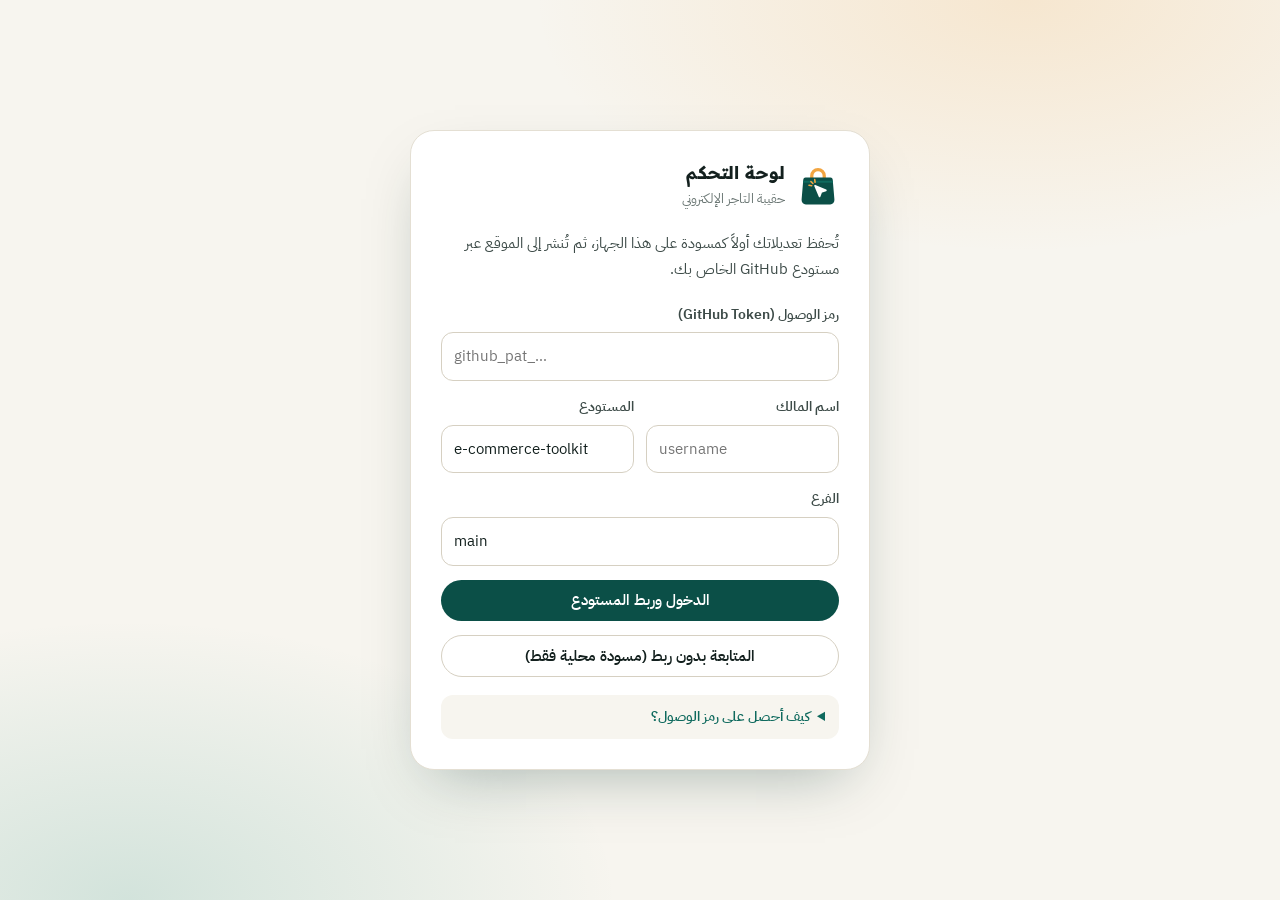
<file: admin/index.html>
<!doctype html>
<html lang="ar" dir="rtl">
<head>
  <meta charset="utf-8">
  <meta name="viewport" content="width=device-width, initial-scale=1">
  <meta name="robots" content="noindex, nofollow">
  <title>لوحة التحكم — حقيبة التاجر الإلكتروني</title>
  <link rel="icon" href="../favicon.svg" type="image/svg+xml">
  <link rel="apple-touch-icon" href="../apple-touch-icon.png">
  <meta name="color-scheme" content="only light">
  <link rel="preconnect" href="https://fonts.googleapis.com">
  <link rel="preconnect" href="https://fonts.gstatic.com" crossorigin>
  <link href="https://fonts.googleapis.com/css2?family=IBM+Plex+Sans+Arabic:wght@400;500;600;700&family=Readex+Pro:wght@500;600;700&display=swap" rel="stylesheet">
  <link rel="stylesheet" href="../assets/css/site.css">
  <link rel="stylesheet" href="../assets/css/admin.css">
</head>
<body class="admin">
  <!-- شاشة الدخول -->
  <section class="gate" id="gate" hidden>
    <div class="gate-card">
      <div class="gate-brand"><span class="brand-mark" data-logo></span><div><strong>لوحة التحكم</strong><small>حقيبة التاجر الإلكتروني</small></div></div>
      <p class="gate-lead">تُحفظ تعديلاتك أولاً كمسودة على هذا الجهاز، ثم تُنشر إلى الموقع عبر مستودع GitHub الخاص بك.</p>
      <form id="gate-form" class="form">
        <label class="field"><span>رمز الوصول (GitHub Token)</span>
          <input type="password" name="token" placeholder="github_pat_…" autocomplete="off" dir="ltr">
        </label>
        <div class="grid-2">
          <label class="field"><span>اسم المالك</span><input name="owner" placeholder="username" dir="ltr"></label>
          <label class="field"><span>المستودع</span><input name="repo" placeholder="e-commerce-toolkit" dir="ltr"></label>
        </div>
        <label class="field"><span>الفرع</span><input name="branch" value="main" dir="ltr"></label>
        <p class="gate-err" id="gate-err" hidden></p>
        <button class="btn btn-primary btn-block" type="submit">الدخول وربط المستودع</button>
        <button class="btn btn-ghost btn-block" type="button" id="gate-local">المتابعة بدون ربط (مسودة محلية فقط)</button>
      </form>
      <details class="help">
        <summary>كيف أحصل على رمز الوصول؟</summary>
        <ol>
          <li>من GitHub افتح: Settings ← Developer settings ← Personal access tokens ← Fine‑grained tokens.</li>
          <li>اضغط Generate new token، واختر المستودع الخاص بالموقع فقط.</li>
          <li>من Repository permissions امنح صلاحية <b>Contents: Read and write</b>.</li>
          <li>انسخ الرمز والصقه هنا. يُحفظ الرمز في متصفح هذا الجهاز فقط.</li>
        </ol>
      </details>
    </div>
  </section>

  <!-- التطبيق -->
  <div class="app" id="app" hidden>
    <aside class="sidebar" id="sidebar">
      <a class="side-brand" href="#/"><span class="brand-mark" data-logo></span><div><strong>لوحة التحكم</strong><small>حقيبة التاجر الإلكتروني</small></div></a>
      <nav class="side-nav" id="side-nav"></nav>
      <div class="side-foot">
        <a class="side-link" href="../" target="_blank" rel="noopener"><span data-icon="external"></span>عرض الموقع</a>
        <div class="conn" id="conn"></div>
      </div>
    </aside>
    <div class="main">
      <header class="bar">
        <button class="icon-btn only-sm" id="side-toggle" aria-label="القائمة"><span data-icon="menu"></span></button>
        <div class="bar-title" id="bar-title"></div>
        <div class="bar-actions">
          <span class="status" id="status"></span>
          <a class="btn btn-ghost btn-sm" href="../?preview=1" target="_blank" rel="noopener"><span data-icon="eye"></span><span class="hide-sm">معاينة</span></a>
          <button class="btn btn-accent btn-sm" id="publish-btn"><span data-icon="cloud"></span>نشر التغييرات</button>
        </div>
      </header>
      <div class="banner" id="banner" hidden></div>
      <main class="content" id="view"></main>
    </div>
  </div>

  <div class="modal" id="modal" hidden>
    <div class="modal-box" role="dialog" aria-modal="true">
      <header class="modal-head"><h3 id="modal-title"></h3><button class="icon-btn" data-close aria-label="إغلاق"><span data-icon="close"></span></button></header>
      <div class="modal-body" id="modal-body"></div>
      <footer class="modal-foot" id="modal-foot"></footer>
    </div>
  </div>

  <div class="toasts" id="toasts"></div>

  <script src="../assets/js/icons.js"></script>
  <script src="../assets/js/admin.js"></script>
</body>
</html>
</file>
<file: assets/css/site.css>
/* ==========================================================
   حقيبة التاجر الإلكتروني — الهوية البصرية
   ألوان: زمرّدي عميق + زعفراني دافئ على أرضية ورقية
   ========================================================== */
:root {
  --brand-900: #062E2A;
  --brand-800: #0A3F39;
  --brand-700: #0B4F47;
  --brand-600: #0F6A5E;
  --brand-500: #138574;
  --brand-100: #DCEFEA;
  --brand-50:  #EEF7F4;
  --accent:    #F2A541;
  --accent-600:#D98A1F;
  --accent-100:#FDF0DC;

  --bg:      #F7F5EF;
  --bg-2:    #EFECE3;
  --surface: #FFFFFF;
  --ink:     #13201E;
  --ink-2:   #3D4B48;
  --muted:   #6B7774;
  --line:    #E4DFD3;
  --line-2:  #D6D0C2;
  --tile:    #FFFFFF;

  --radius-sm: 10px;
  --radius:    16px;
  --radius-lg: 24px;
  --shadow-sm: 0 1px 2px rgba(19, 32, 30, .06);
  --shadow:    0 1px 2px rgba(19, 32, 30, .05), 0 8px 24px -12px rgba(19, 32, 30, .18);
  --shadow-lg: 0 24px 60px -24px rgba(6, 46, 42, .35);

  --font: "IBM Plex Sans Arabic", system-ui, -apple-system, "Segoe UI", Tahoma, sans-serif;
  --font-display: "Readex Pro", "IBM Plex Sans Arabic", system-ui, sans-serif;
  --wrap: 1200px;
  color-scheme: only light;
}

*, *::before, *::after { box-sizing: border-box; }
html { scroll-behavior: smooth; scroll-padding-top: 90px; -webkit-text-size-adjust: 100%; }
body {
  margin: 0; background: var(--bg); color: var(--ink);
  font-family: var(--font); font-size: 16px; line-height: 1.75;
  -webkit-font-smoothing: antialiased; text-rendering: optimizeLegibility;
}
img { max-width: 100%; display: block; }
a { color: inherit; text-decoration: none; }
button { font: inherit; color: inherit; cursor: pointer; }
h1, h2, h3, h4 { font-family: var(--font-display); line-height: 1.35; margin: 0; font-weight: 600; letter-spacing: -.005em; }
p { margin: 0; }
kbd { font-family: var(--font); }
.wrap { width: 100%; max-width: var(--wrap); margin-inline: auto; padding-inline: 20px; }
.ic { width: 1.25em; height: 1.25em; flex: none; }
[hidden] { display: none !important; }
.skip { position: absolute; inset-inline-start: 12px; top: -60px; background: var(--brand-700); color: #fff; padding: 8px 14px; border-radius: 8px; z-index: 100; }
.skip:focus { top: 12px; }
:focus-visible { outline: 2.5px solid var(--accent); outline-offset: 2px; border-radius: 6px; }
main { outline: none; min-height: 60vh; }

/* ---------- أزرار ---------- */
.btn {
  display: inline-flex; align-items: center; justify-content: center; gap: .5em;
  border: 1px solid transparent; border-radius: 999px; padding: .7em 1.35em;
  font-weight: 600; font-size: .95rem; line-height: 1.2; white-space: nowrap;
  transition: transform .15s ease, background-color .15s ease, border-color .15s, box-shadow .15s;
}
.btn:active { transform: translateY(1px); }
.btn-sm { padding: .5em 1em; font-size: .88rem; }
.btn-primary { background: var(--brand-700); color: #fff; }
.btn-primary:hover { background: var(--brand-600); }
.btn-accent { background: var(--accent); color: #2A1A04; }
.btn-accent:hover { background: #F6B45C; }
.btn-ghost { background: var(--surface); border-color: var(--line-2); color: var(--ink); }
.btn-ghost:hover { border-color: var(--brand-600); color: var(--brand-600); }
.btn-light { background: rgba(255,255,255,.12); color: #fff; border-color: rgba(255,255,255,.28); }
.btn-light:hover { background: rgba(255,255,255,.2); }
.icon-btn { display: inline-flex; align-items: center; justify-content: center; gap: 8px; border: 1px solid var(--line); background: var(--surface); border-radius: 999px; height: 42px; min-width: 42px; padding: 0 10px; }
.icon-btn:hover { border-color: var(--line-2); }

/* ---------- الشريط العلوي ---------- */
.preview-bar { position: sticky; top: 0; z-index: 60; background: var(--accent); color: #2A1A04; text-align: center; font-size: .9rem; font-weight: 600; padding: 8px 16px; }
.preview-bar a { text-decoration: underline; }
.topbar { position: sticky; top: 0; z-index: 50; background: color-mix(in srgb, var(--bg) 86%, transparent); backdrop-filter: saturate(1.4) blur(14px); -webkit-backdrop-filter: saturate(1.4) blur(14px); border-bottom: 1px solid transparent; transition: border-color .2s; }
.topbar.scrolled { border-bottom-color: var(--line); }
.topbar-in { display: flex; align-items: center; gap: 24px; height: 72px; }
.brand { display: flex; align-items: center; gap: 10px; flex: none; }
.brand-mark { display: inline-flex; }
.logo-mark { width: 42px; height: 42px; }
.brand-text { display: flex; flex-direction: column; line-height: 1.2; }
.brand-text strong { font-family: var(--font-display); font-size: 1.08rem; font-weight: 700; }
.brand-text strong span { color: var(--brand-600); }
.brand-text small { margin-top: 3px; font-size: .66rem; color: var(--muted); letter-spacing: .14em; text-transform: uppercase; direction: ltr; text-align: right; }
.nav { display: flex; align-items: center; gap: 4px; margin-inline-start: 8px; }
.nav a, .nav-btn { display: inline-flex; align-items: center; gap: 4px; padding: 8px 14px; border-radius: 999px; font-weight: 500; color: var(--ink-2); background: none; border: 0; font-size: .95rem; }
.nav a:hover, .nav-btn:hover, .nav a.active, .nav-btn[aria-expanded="true"] { background: var(--surface); color: var(--ink); box-shadow: var(--shadow-sm); }
.nav-btn .ic { width: 16px; height: 16px; transition: transform .2s; }
.nav-btn[aria-expanded="true"] .ic { transform: rotate(180deg); }
.topbar-actions { margin-inline-start: auto; display: flex; align-items: center; gap: 10px; }
.search-trigger { padding: 0 8px 0 14px; color: var(--muted); min-width: 240px; justify-content: flex-start; }
.search-trigger .search-hint { font-size: .9rem; }
.search-trigger kbd { margin-inline-start: auto; border: 1px solid var(--line); border-radius: 6px; padding: 0 7px; font-size: .78rem; background: var(--bg); }
.menu-btn { display: none; }

.mega { border-top: 1px solid var(--line); background: var(--surface); box-shadow: var(--shadow-lg); }
.mega-grid { display: grid; grid-template-columns: repeat(4, 1fr); gap: 4px; padding-block: 18px 22px; }
.mega-link { display: flex; gap: 12px; align-items: flex-start; padding: 12px; border-radius: 12px; }
.mega-link:hover { background: var(--brand-50); }
.mega-link .cat-ic { width: 36px; height: 36px; border-radius: 10px; }
.mega-link .cat-ic .ic { width: 19px; height: 19px; }
.mega-link strong { display: block; font-size: .93rem; font-weight: 600; line-height: 1.4; }
.mega-link small { color: var(--muted); font-size: .8rem; }

.drawer { position: fixed; inset: 0; z-index: 70; background: rgba(6, 20, 18, .45); }
.drawer-panel { position: absolute; inset-block: 0; inset-inline-end: 0; width: min(360px, 88vw); background: var(--surface); display: flex; flex-direction: column; animation: slideIn .22s ease; }
@keyframes slideIn { from { transform: translateX(-100%); } to { transform: none; } }
.drawer-head { display: flex; align-items: center; justify-content: space-between; padding: 16px 18px; border-bottom: 1px solid var(--line); }
.drawer-nav { overflow-y: auto; padding: 10px; display: grid; gap: 2px; }
.drawer-nav a { display: flex; align-items: center; gap: 12px; padding: 10px 12px; border-radius: 12px; font-weight: 500; }
.drawer-nav a:hover, .drawer-nav a.active { background: var(--brand-50); }
.drawer-nav .cat-ic { width: 34px; height: 34px; border-radius: 10px; }
.drawer-nav .sep { height: 1px; background: var(--line); margin: 8px 4px; }

/* ---------- أيقونة القسم ---------- */
.cat-ic { display: inline-grid; place-items: center; flex: none; width: 48px; height: 48px; border-radius: 14px; background: var(--brand-50); color: var(--brand-600); border: 1px solid var(--brand-100); }
.cat-ic .ic { width: 24px; height: 24px; }

/* ---------- الواجهة الرئيسية ---------- */
.hero { position: relative; overflow: hidden; padding-block: 56px 64px; }
.hero::before { content: ""; position: absolute; inset: 0; background:
  radial-gradient(600px 300px at 85% 0%, color-mix(in srgb, var(--accent) 16%, transparent), transparent 70%),
  radial-gradient(700px 400px at 10% 20%, color-mix(in srgb, var(--brand-500) 12%, transparent), transparent 70%);
  pointer-events: none; }
.hero-grid { position: relative; display: grid; grid-template-columns: 1.1fr .9fr; gap: 48px; align-items: center; }
.eyebrow { display: inline-flex; align-items: center; gap: 8px; padding: 6px 14px 6px 6px; border-radius: 999px; background: var(--surface); border: 1px solid var(--line); font-size: .85rem; font-weight: 500; color: var(--ink-2); box-shadow: var(--shadow-sm); }
.eyebrow b { background: var(--brand-700); color: #fff; border-radius: 999px; padding: 2px 10px; font-weight: 600; font-size: .78rem; }
.hero h1 { font-size: clamp(2rem, 4.6vw, 3.4rem); font-weight: 700; margin-top: 18px; line-height: 1.25; }
.hero h1 em { font-style: normal; color: var(--brand-600); position: relative; white-space: nowrap; }
.hero h1 em::after { content: ""; position: absolute; inset-inline: 0; bottom: .08em; height: .22em; background: var(--accent); opacity: .45; border-radius: 4px; z-index: -1; }
.hero-intro { margin-top: 18px; color: var(--ink-2); font-size: 1.08rem; max-width: 56ch; }
.hero-intro p + p { margin-top: 6px; }
.hero-search { margin-top: 28px; display: flex; align-items: center; gap: 10px; background: var(--surface); border: 1px solid var(--line-2); border-radius: 18px; padding: 8px 8px 8px 8px; box-shadow: var(--shadow); max-width: 560px; cursor: text; }
.hero-search .ic { color: var(--muted); margin-inline-start: 10px; width: 22px; height: 22px; }
.hero-search span.ph { flex: 1; color: var(--muted); font-size: 1rem; }
.hero-chips { display: flex; flex-wrap: wrap; gap: 8px; margin-top: 16px; }
.chip { display: inline-flex; align-items: center; gap: 6px; padding: 6px 12px; border-radius: 999px; border: 1px solid var(--line); background: var(--surface); font-size: .85rem; color: var(--ink-2); }
.chip:hover { border-color: var(--brand-600); color: var(--brand-600); }
.chip .ic { width: 15px; height: 15px; }
.stats { display: flex; flex-wrap: wrap; gap: 28px; margin-top: 34px; }
.stat strong { display: block; font-family: var(--font-display); font-size: 1.8rem; font-weight: 700; color: var(--brand-700); line-height: 1.1; }
.stat span { font-size: .86rem; color: var(--muted); }

.logo-wall { position: relative; height: 500px; display: grid; grid-template-columns: repeat(3, 1fr); gap: 14px; -webkit-mask-image: linear-gradient(to bottom, transparent, #000 14%, #000 86%, transparent); mask-image: linear-gradient(to bottom, transparent, #000 14%, #000 86%, transparent); }
.lw-col { overflow: hidden; }
.lw-track { display: grid; gap: 14px; animation: lwUp 48s linear infinite; }
.lw-col:nth-child(2) .lw-track { animation-duration: 58s; animation-direction: reverse; }
.lw-col:nth-child(3) .lw-track { animation-duration: 52s; }
.logo-wall:hover .lw-track { animation-play-state: paused; }
@keyframes lwUp { from { transform: translateY(0); } to { transform: translateY(-50%); } }
.lw-tile { display: grid; place-items: center; height: 124px; background: var(--tile); border-radius: 18px; border: 1px solid var(--line); box-shadow: var(--shadow-sm); padding: 18px; transition: transform .2s, box-shadow .2s; }
.lw-tile:hover { transform: translateY(-2px); box-shadow: var(--shadow); }
.lw-tile img { max-height: 84px; width: auto; max-width: 100%; object-fit: contain; }
@media (prefers-reduced-motion: reduce) { .lw-track { animation: none; } }

.section { padding-block: 56px; }
.section-head { display: flex; align-items: flex-end; justify-content: space-between; gap: 20px; margin-bottom: 26px; }
.section-head h2 { font-size: clamp(1.5rem, 2.6vw, 2rem); font-weight: 700; }
.section-head p { color: var(--muted); margin-top: 6px; }
.kicker { display: inline-block; font-size: .8rem; font-weight: 600; color: var(--accent-600); letter-spacing: .02em; margin-bottom: 6px; }

.cat-grid { display: grid; grid-template-columns: repeat(auto-fill, minmax(270px, 1fr)); gap: 16px; }
.cat-card { position: relative; display: flex; flex-direction: column; gap: 14px; padding: 22px; border-radius: var(--radius-lg); background: var(--surface); border: 1px solid var(--line); box-shadow: var(--shadow-sm); transition: transform .2s ease, box-shadow .2s ease, border-color .2s; }
.cat-card:hover { transform: translateY(-3px); box-shadow: var(--shadow); border-color: var(--brand-100); }
.cat-card:hover .cat-ic { background: var(--brand-700); color: #fff; border-color: var(--brand-700); }
.cat-card .cat-ic { transition: background-color .2s, color .2s; }
.cat-card h3 { font-size: 1.12rem; font-weight: 600; }
.cat-card p { color: var(--muted); font-size: .92rem; line-height: 1.7; flex: 1; }
.cat-foot { display: flex; align-items: center; justify-content: space-between; padding-top: 12px; border-top: 1px dashed var(--line); font-size: .85rem; color: var(--ink-2); }
.cat-foot .go { display: inline-grid; place-items: center; width: 32px; height: 32px; border-radius: 50%; background: var(--bg); transition: background-color .2s, color .2s; }
.cat-card:hover .go { background: var(--accent); color: #2A1A04; }
.cat-foot .go .ic { width: 16px; height: 16px; }
.cat-faces { display: flex; }
.cat-faces img { width: 28px; height: 28px; border-radius: 50%; object-fit: contain; background: var(--tile); border: 2px solid var(--surface); margin-inline-start: -8px; padding: 2px; box-shadow: 0 0 0 1px var(--line); }
.cat-faces img:first-child { margin-inline-start: 0; }
.soon { display: inline-flex; padding: 2px 10px; border-radius: 999px; background: var(--accent-100); color: var(--accent-600); font-size: .78rem; font-weight: 600; }

.band { position: relative; overflow: hidden; border-radius: 28px; background: var(--brand-800); color: #fff; padding: 44px; display: grid; grid-template-columns: 1fr auto; gap: 24px; align-items: center; }
.band::before { content: ""; position: absolute; inset: 0; background-image: linear-gradient(rgba(255,255,255,.06) 1px, transparent 1px), linear-gradient(90deg, rgba(255,255,255,.06) 1px, transparent 1px); background-size: 28px 28px; -webkit-mask-image: radial-gradient(circle at 15% 50%, #000, transparent 70%); mask-image: radial-gradient(circle at 15% 50%, #000, transparent 70%); }
.band::after { content: ""; position: absolute; width: 340px; height: 340px; border-radius: 50%; background: var(--accent); opacity: .16; filter: blur(10px); inset-inline-end: -120px; top: -140px; }
.band > * { position: relative; z-index: 1; }
.band h2 { font-size: clamp(1.35rem, 2.6vw, 1.9rem); font-weight: 700; }
.band p { color: rgba(255,255,255,.78); margin-top: 8px; }
.band-actions { display: flex; flex-wrap: wrap; gap: 10px; }

.author { display: grid; grid-template-columns: auto 1fr auto; gap: 24px; align-items: center; background: var(--surface); border: 1px solid var(--line); border-radius: 28px; padding: 28px; }
.monogram { width: 84px; height: 84px; border-radius: 26px; display: grid; place-items: center; background: linear-gradient(140deg, var(--brand-600), var(--brand-800)); color: #fff; font-family: var(--font-display); font-weight: 700; font-size: 2rem; position: relative; }
.monogram::after { content: ""; position: absolute; width: 18px; height: 18px; border-radius: 6px; background: var(--accent); inset-block-end: -4px; inset-inline-start: -4px; border: 3px solid var(--surface); }
.author small { color: var(--accent-600); font-weight: 600; font-size: .85rem; }
.author h3 { font-size: 1.35rem; font-weight: 700; }
.author p { color: var(--ink-2); margin-top: 4px; max-width: 70ch; }
.socials { display: flex; gap: 8px; flex-wrap: wrap; }
.socials a { display: inline-grid; place-items: center; width: 42px; height: 42px; border-radius: 12px; border: 1px solid var(--line); background: var(--bg); color: var(--ink-2); transition: all .15s; }
.socials a:hover { background: var(--brand-700); color: #fff; border-color: var(--brand-700); }

/* ---------- صفحة القسم ---------- */
.page-hero { padding-block: 36px 28px; border-bottom: 1px solid var(--line); background: linear-gradient(180deg, var(--bg-2), var(--bg)); }
.crumbs { display: flex; align-items: center; gap: 6px; font-size: .86rem; color: var(--muted); margin-bottom: 18px; flex-wrap: wrap; }
.crumbs a:hover { color: var(--brand-600); }
.crumbs .ic { width: 14px; height: 14px; }
.page-title { display: flex; gap: 18px; align-items: center; }
.page-title .cat-ic { width: 64px; height: 64px; border-radius: 18px; background: var(--brand-700); color: #fff; border-color: var(--brand-700); }
.page-title .cat-ic .ic { width: 30px; height: 30px; }
.page-title h1 { font-size: clamp(1.6rem, 3.4vw, 2.4rem); font-weight: 700; }
.page-title p { color: var(--muted); margin-top: 4px; }
.page-meta { display: flex; flex-wrap: wrap; gap: 8px; margin-top: 22px; }
.page-meta .chip.count { background: var(--brand-700); color: #fff; border-color: var(--brand-700); }
.page-intro { margin-top: 16px; color: var(--ink-2); max-width: 75ch; }

.layout { display: grid; grid-template-columns: 260px 1fr; gap: 36px; padding-block: 36px 24px; align-items: start; }
.side { position: sticky; top: 92px; max-height: calc(100vh - 110px); overflow-y: auto; padding-inline-end: 4px; }
.side h4 { font-size: .8rem; color: var(--muted); font-weight: 600; margin: 0 10px 8px; font-family: var(--font); }
.side a { display: flex; align-items: center; gap: 10px; padding: 8px 10px; border-radius: 10px; font-size: .9rem; color: var(--ink-2); }
.side a .ic { width: 18px; height: 18px; color: var(--muted); }
.side a:hover { background: var(--surface); }
.side a.active { background: var(--surface); color: var(--brand-700); font-weight: 600; box-shadow: var(--shadow-sm); }
.side a.active .ic { color: var(--brand-600); }
.side a .n { margin-inline-start: auto; font-size: .75rem; color: var(--muted); }

.group + .group { margin-top: 44px; }
.group-head { display: flex; align-items: baseline; gap: 12px; margin-bottom: 16px; flex-wrap: wrap; }
.group-head h2 { font-size: 1.3rem; font-weight: 700; display: flex; align-items: center; gap: 10px; }
.group-head h2::before { content: ""; width: 8px; height: 22px; border-radius: 3px; background: var(--accent); }
.group-head .sub { color: var(--muted); font-size: .9rem; }
.group-note { background: var(--brand-50); border: 1px solid var(--brand-100); border-radius: var(--radius); padding: 14px 18px; color: var(--ink-2); margin-bottom: 16px; font-size: .95rem; }

.tool-grid { display: grid; grid-template-columns: repeat(auto-fill, minmax(290px, 1fr)); gap: 18px; }
.tool { display: flex; flex-direction: column; background: var(--surface); border: 1px solid var(--line); border-radius: var(--radius-lg); overflow: hidden; box-shadow: var(--shadow-sm); transition: box-shadow .2s, border-color .2s, transform .2s; scroll-margin-top: 100px; }
.tool:hover { box-shadow: var(--shadow); border-color: var(--line-2); }
.tool.flash { animation: flash 1.8s ease; }
@keyframes flash { 0%, 40% { box-shadow: 0 0 0 4px var(--accent); } 100% { box-shadow: var(--shadow-sm); } }
.tool-logo { display: grid; place-items: center; height: 132px; background: var(--tile); border-bottom: 1px solid var(--line); padding: 22px 30px; }
.tool-logo img { max-height: 88px; width: auto; max-width: 100%; object-fit: contain; }
.tool-logo.noimg { background: var(--brand-50); color: var(--brand-600); font-family: var(--font-display); font-weight: 700; font-size: 1.6rem; }
.tool-body { padding: 18px 20px 20px; display: flex; flex-direction: column; gap: 10px; flex: 1; }
.tool-body h3 { font-size: 1.12rem; font-weight: 600; }
.tool .sub { display: inline-flex; align-self: flex-start; font-size: .8rem; font-weight: 600; color: var(--brand-600); background: var(--brand-50); border-radius: 999px; padding: 2px 10px; }
.tool-desc { color: var(--ink-2); font-size: .93rem; line-height: 1.8; }
.tool-desc p + p { margin-top: 6px; }
.tool-desc.clamp { display: -webkit-box; -webkit-line-clamp: 4; -webkit-box-orient: vertical; overflow: hidden; }
.more { align-self: flex-start; background: none; border: 0; padding: 0; color: var(--brand-600); font-weight: 600; font-size: .85rem; }
.tool-links { display: flex; flex-wrap: wrap; gap: 8px; margin-top: auto; padding-top: 6px; }
.tool-links .btn .ic { width: 16px; height: 16px; }

.rows { display: grid; gap: 12px; }
.row { display: grid; grid-template-columns: 1fr auto; gap: 18px; align-items: center; background: var(--surface); border: 1px solid var(--line); border-radius: var(--radius); padding: 18px 20px; transition: border-color .2s, box-shadow .2s; scroll-margin-top: 100px; }
.row:hover { border-color: var(--line-2); box-shadow: var(--shadow-sm); }
.row.flash { animation: flash 1.8s ease; }
.row-tag { display: inline-flex; font-size: .75rem; font-weight: 600; padding: 2px 10px; border-radius: 999px; background: var(--accent-100); color: var(--accent-600); margin-bottom: 6px; }
.row-tag.press { background: var(--brand-50); color: var(--brand-600); }
.row h3 { font-size: 1.02rem; font-weight: 600; line-height: 1.6; }
.row .desc { color: var(--ink-2); font-size: .92rem; margin-top: 2px; }
.row .src { color: var(--muted); font-size: .85rem; margin-top: 6px; display: flex; align-items: center; gap: 6px; }
.row .src .ic { width: 15px; height: 15px; }
.row-links { display: flex; flex-wrap: wrap; gap: 8px; justify-content: flex-end; max-width: 380px; }

.gallery { columns: 3 240px; column-gap: 14px; }
.gallery button { display: block; width: 100%; margin-bottom: 14px; padding: 0; border: 1px solid var(--line); border-radius: var(--radius); overflow: hidden; background: var(--surface); break-inside: avoid; transition: transform .2s, box-shadow .2s; }
.gallery button:hover { transform: translateY(-2px); box-shadow: var(--shadow); }
.gallery img { width: 100%; height: auto; }

.empty { text-align: center; padding: 56px 24px; background: var(--surface); border: 1px dashed var(--line-2); border-radius: var(--radius-lg); }
.empty .cat-ic { margin-inline: auto; width: 64px; height: 64px; border-radius: 20px; }
.empty h3 { margin-top: 16px; font-size: 1.2rem; }
.empty p { color: var(--muted); margin: 6px auto 18px; max-width: 46ch; }

.suggest { margin-top: 48px; display: flex; align-items: center; justify-content: space-between; gap: 16px; flex-wrap: wrap; padding: 22px 24px; border-radius: var(--radius-lg); background: var(--accent-100); border: 1px solid color-mix(in srgb, var(--accent) 35%, transparent); }
.suggest strong { font-family: var(--font-display); font-weight: 600; font-size: 1.05rem; }
.pager { display: grid; grid-template-columns: 1fr 1fr; gap: 14px; margin-top: 18px; }
.pager a { display: flex; flex-direction: column; gap: 2px; padding: 16px 18px; border: 1px solid var(--line); border-radius: var(--radius); background: var(--surface); }
.pager a:hover { border-color: var(--brand-600); }
.pager small { color: var(--muted); font-size: .8rem; display: flex; align-items: center; gap: 4px; }
.pager small .ic { width: 14px; height: 14px; }
.pager strong { font-weight: 600; }
.pager .next { text-align: left; }
.pager .next small { justify-content: flex-end; }

/* ---------- عن الحقيبة ---------- */
.prose { max-width: 760px; }
.prose p { color: var(--ink-2); font-size: 1.05rem; }
.prose p + p { margin-top: 12px; }
.values { display: grid; grid-template-columns: repeat(3, 1fr); gap: 14px; margin-top: 28px; }
.value { background: var(--surface); border: 1px solid var(--line); border-radius: var(--radius); padding: 18px; }
.value .cat-ic { width: 40px; height: 40px; border-radius: 12px; margin-bottom: 10px; }
.value strong { display: block; font-weight: 600; }
.value span { color: var(--muted); font-size: .9rem; }

/* ---------- البحث ---------- */
.palette { position: fixed; inset: 0; z-index: 90; background: rgba(6, 20, 18, .5); display: flex; justify-content: center; align-items: flex-start; padding: 10vh 16px 16px; }
.palette-box { width: 100%; max-width: 640px; background: var(--surface); border-radius: 20px; box-shadow: var(--shadow-lg); overflow: hidden; display: flex; flex-direction: column; max-height: 76vh; animation: pop .18s ease; }
@keyframes pop { from { transform: scale(.97); opacity: 0; } to { transform: none; opacity: 1; } }
.palette-input { display: flex; align-items: center; gap: 10px; padding: 14px 16px; border-bottom: 1px solid var(--line); }
.palette-input .ic { color: var(--muted); width: 22px; height: 22px; }
.palette-input input { flex: 1; border: 0; outline: 0; background: none; font: inherit; font-size: 1.05rem; color: var(--ink); min-width: 0; }
.palette-input input::-webkit-search-cancel-button { display: none; }
.esc { border: 1px solid var(--line); background: var(--bg); border-radius: 8px; font-size: .8rem; padding: 4px 10px; color: var(--muted); }
.palette-results { overflow-y: auto; padding: 8px; }
.pr-group { font-size: .78rem; color: var(--muted); font-weight: 600; padding: 10px 10px 4px; }
.pr { display: flex; align-items: center; gap: 12px; padding: 10px; border-radius: 12px; }
.pr.on, .pr:hover { background: var(--brand-50); }
.pr-logo { width: 44px; height: 44px; border-radius: 10px; background: var(--tile); border: 1px solid var(--line); display: grid; place-items: center; padding: 5px; flex: none; color: var(--brand-600); }
.pr-logo img { max-width: 100%; max-height: 100%; object-fit: contain; }
.pr-logo .ic { width: 20px; height: 20px; }
.pr strong { display: block; font-weight: 600; font-size: .95rem; }
.pr small { color: var(--muted); font-size: .8rem; display: -webkit-box; -webkit-line-clamp: 1; -webkit-box-orient: vertical; overflow: hidden; }
.pr-empty { padding: 28px; text-align: center; color: var(--muted); }
mark { background: var(--accent-100); color: inherit; border-radius: 3px; padding: 0 1px; }

.lightbox { position: fixed; inset: 0; z-index: 95; background: rgba(4, 12, 11, .92); display: grid; place-items: center; padding: 56px 72px; }
.lightbox img { max-width: 100%; max-height: 86vh; border-radius: 12px; }
.lightbox .icon-btn { position: absolute; background: rgba(255,255,255,.1); border-color: rgba(255,255,255,.2); color: #fff; }
.lb-close { top: 16px; inset-inline-end: 16px; }
.lb-prev { inset-inline-start: 16px; top: 50%; }
.lb-next { inset-inline-end: 16px; top: 50%; }

/* ---------- التذييل ---------- */
.footer { margin-top: 64px; background: var(--brand-900); color: rgba(255,255,255,.75); padding-block: 48px 28px; }
.footer .brand-mark { --logo-body: #fff; --logo-rim: #DCEFEA; --logo-cursor: var(--brand-800); }
.footer .brand-text strong span { color: var(--accent); }
.footer .brand-text small { color: rgba(255,255,255,.5); }
.footer .brand-text strong { color: #fff; }
.foot-grid { display: grid; grid-template-columns: 1.3fr 2fr; gap: 40px; }
.foot-about p { margin-top: 14px; font-size: .92rem; max-width: 42ch; }
.foot-links { columns: 3 160px; column-gap: 24px; }
.foot-links a { display: block; padding: 4px 0; font-size: .9rem; break-inside: avoid; }
.foot-links a:hover { color: var(--accent); }
.foot-bottom { margin-top: 36px; padding-top: 20px; border-top: 1px solid rgba(255,255,255,.1); display: flex; justify-content: space-between; gap: 16px; flex-wrap: wrap; font-size: .85rem; }
.foot-bottom a:hover { color: #fff; }
.footer .socials a { background: rgba(255,255,255,.06); border-color: rgba(255,255,255,.12); color: #fff; }
.footer .socials a:hover { background: var(--accent); border-color: var(--accent); color: #2A1A04; }

.loading { display: grid; place-items: center; min-height: 60vh; color: var(--muted); }
.spinner { width: 34px; height: 34px; border-radius: 50%; border: 3px solid var(--line); border-top-color: var(--brand-600); animation: spin .8s linear infinite; }
@keyframes spin { to { transform: rotate(360deg); } }

.reveal { animation: rise .45s ease both; }
@keyframes rise { from { opacity: 0; transform: translateY(8px); } to { opacity: 1; transform: none; } }
@media (prefers-reduced-motion: reduce) { .reveal, .tool.flash, .row.flash { animation: none; } html { scroll-behavior: auto; } }

/* ---------- الاستجابة ---------- */
@media (max-width: 1080px) {
  .search-trigger { min-width: 0; }
  .search-trigger .search-hint, .search-trigger kbd { display: none; }
  .mega-grid { grid-template-columns: repeat(3, 1fr); }
}
@media (max-width: 920px) {
  .nav { display: none; }
  .menu-btn { display: inline-flex; }
  .hero-grid { grid-template-columns: 1fr; }
  .logo-wall { height: 300px; grid-template-columns: repeat(3, 1fr); }
  .layout { grid-template-columns: 1fr; }
  .side { display: none; }
  .foot-grid { grid-template-columns: 1fr; }
  .band { grid-template-columns: 1fr; padding: 32px 26px; }
  .author { grid-template-columns: auto 1fr; }
  .author .socials { grid-column: 1 / -1; }
  .values { grid-template-columns: 1fr; }
}
@media (max-width: 640px) {
  .wrap { padding-inline: 16px; }
  .topbar-in { height: 64px; gap: 12px; }
  .logo-mark { width: 36px; height: 36px; }
  .brand-text strong { font-size: .98rem; }
  .hide-sm { display: none; }
  .hero { padding-block: 32px 40px; }
  .stats { gap: 20px; }
  .stat strong { font-size: 1.5rem; }
  .logo-wall { height: 230px; gap: 10px; }
  .lw-track { gap: 10px; }
  .lw-tile { padding: 12px; border-radius: 14px; height: 88px; }
  .lw-tile img { max-height: 58px; }
  .section { padding-block: 40px; }
  .section-head { flex-direction: column; align-items: flex-start; }
  .cat-grid, .tool-grid { grid-template-columns: 1fr; }
  .row { grid-template-columns: 1fr; }
  .row-links { justify-content: flex-start; }
  .page-title .cat-ic { width: 52px; height: 52px; }
  .author { grid-template-columns: 1fr; text-align: start; padding: 22px; }
  .pager { grid-template-columns: 1fr; }
  .lightbox { padding: 56px 12px; }
  .lb-prev, .lb-next { top: auto; bottom: 16px; }
}
</file>
<file: assets/css/admin.css>
/* لوحة التحكم — تعتمد على متغيرات الهوية في site.css */
body.admin { background: var(--bg); min-height: 100vh; }
.btn-block { width: 100%; }
.btn-danger { background: #B4352B; color: #fff; }
.btn-danger:hover { background: #C8463B; }
.btn .ic { width: 17px; height: 17px; }
.only-sm { display: none; }

/* شاشة الدخول */
.gate { min-height: 100vh; display: grid; place-items: center; padding: 24px 16px; background:
  radial-gradient(700px 360px at 80% 0%, color-mix(in srgb, var(--accent) 18%, transparent), transparent 70%),
  radial-gradient(700px 400px at 10% 100%, color-mix(in srgb, var(--brand-500) 16%, transparent), transparent 70%), var(--bg); }
.gate-card { width: 100%; max-width: 460px; background: var(--surface); border: 1px solid var(--line); border-radius: 24px; padding: 30px; box-shadow: var(--shadow-lg); }
.gate-brand, .side-brand { display: flex; align-items: center; gap: 12px; }
.gate-brand strong, .side-brand strong { display: block; font-family: var(--font-display); font-weight: 700; font-size: 1.1rem; line-height: 1.3; }
.gate-brand small, .side-brand small { color: var(--muted); font-size: .8rem; }
.gate-lead { color: var(--ink-2); margin: 18px 0 20px; font-size: .95rem; }
.gate-err { color: #B4352B; font-size: .9rem; background: #FBEAE8; border-radius: 10px; padding: 8px 12px; }
.help { margin-top: 18px; font-size: .88rem; color: var(--ink-2); background: var(--bg); border-radius: 12px; padding: 10px 14px; }
.help summary { cursor: pointer; font-weight: 600; color: var(--brand-600); }
.help ol { margin: 10px 0 0; padding-inline-start: 18px; display: grid; gap: 4px; }

/* النماذج */
.form { display: grid; gap: 14px; }
.field { display: grid; gap: 6px; }
.field > span { font-size: .85rem; font-weight: 600; color: var(--ink-2); }
.field > span small { font-weight: 400; color: var(--muted); }
.field input, .field textarea, .field select, .inp {
  width: 100%; font: inherit; font-size: .95rem; color: var(--ink); background: var(--surface);
  border: 1px solid var(--line-2); border-radius: 12px; padding: 10px 12px; transition: border-color .15s, box-shadow .15s;
}
.field textarea { min-height: 110px; resize: vertical; line-height: 1.7; }
.field input:focus, .field textarea:focus, .field select:focus, .inp:focus { outline: none; border-color: var(--brand-600); box-shadow: 0 0 0 3px color-mix(in srgb, var(--brand-500) 20%, transparent); }
.field .hint { font-size: .8rem; color: var(--muted); }
.grid-2 { display: grid; grid-template-columns: 1fr 1fr; gap: 12px; }
.grid-3 { display: grid; grid-template-columns: repeat(3, 1fr); gap: 12px; }
.switch { display: inline-flex; align-items: center; gap: 10px; cursor: pointer; font-size: .92rem; font-weight: 500; }
.switch input { appearance: none; width: 40px; height: 23px; border-radius: 999px; background: var(--line-2); position: relative; cursor: pointer; transition: background .15s; flex: none; margin: 0; }
.switch input::after { content: ""; position: absolute; top: 3px; inset-inline-start: 3px; width: 17px; height: 17px; border-radius: 50%; background: #fff; transition: inset-inline-start .15s; box-shadow: 0 1px 2px rgba(0,0,0,.2); }
.switch input:checked { background: var(--brand-600); }
.switch input:checked::after { inset-inline-start: 20px; }

/* الهيكل */
.app { display: grid; grid-template-columns: 270px 1fr; min-height: 100vh; }
.sidebar { position: sticky; top: 0; height: 100vh; display: flex; flex-direction: column; gap: 18px; padding: 20px 14px; background: var(--surface); border-inline-end: 1px solid var(--line); }
.side-brand { padding: 0 8px 14px; border-bottom: 1px solid var(--line); }
.side-nav { display: grid; gap: 2px; overflow-y: auto; }
.side-nav a, .side-link { display: flex; align-items: center; gap: 10px; padding: 10px 12px; border-radius: 12px; font-weight: 500; color: var(--ink-2); font-size: .95rem; }
.side-nav a:hover, .side-link:hover { background: var(--bg); }
.side-nav a.active { background: var(--brand-700); color: #fff; }
.side-nav a .ic, .side-link .ic { width: 20px; height: 20px; }
.side-nav .count { margin-inline-start: auto; font-size: .75rem; background: var(--bg); color: var(--muted); padding: 1px 8px; border-radius: 999px; }
.side-nav a.active .count { background: rgba(255,255,255,.18); color: #fff; }
.side-foot { margin-top: auto; display: grid; gap: 8px; }
.conn { font-size: .82rem; color: var(--muted); background: var(--bg); border-radius: 12px; padding: 10px 12px; display: flex; gap: 8px; align-items: center; }
.conn .dot { width: 8px; height: 8px; border-radius: 50%; background: #C9A227; flex: none; }
.conn .dot.on { background: #1E9E6A; }
.conn b { color: var(--ink); font-weight: 600; direction: ltr; unicode-bidi: plaintext; }

.main { min-width: 0; display: flex; flex-direction: column; }
.bar { position: sticky; top: 0; z-index: 20; display: flex; align-items: center; gap: 14px; padding: 14px 28px; background: color-mix(in srgb, var(--bg) 88%, transparent); backdrop-filter: blur(12px); border-bottom: 1px solid var(--line); }
.bar-title { font-family: var(--font-display); font-weight: 600; font-size: 1.15rem; display: flex; align-items: center; gap: 8px; min-width: 0; }
.bar-title a { color: var(--muted); font-weight: 500; }
.bar-title a:hover { color: var(--brand-600); }
.bar-title .ic { width: 16px; height: 16px; color: var(--muted); }
.bar-title span.t { white-space: nowrap; overflow: hidden; text-overflow: ellipsis; }
.bar-actions { margin-inline-start: auto; display: flex; align-items: center; gap: 8px; }
.status { font-size: .8rem; font-weight: 600; padding: 5px 12px; border-radius: 999px; background: var(--brand-50); color: var(--brand-600); white-space: nowrap; }
.status.dirty { background: var(--accent-100); color: var(--accent-600); }
.banner { margin: 16px 28px 0; padding: 12px 16px; border-radius: 12px; background: var(--accent-100); color: #6B4510; font-size: .9rem; display: flex; gap: 10px; align-items: center; }
.banner .ic { flex: none; }
.content { padding: 24px 28px 60px; max-width: 1180px; width: 100%; }

/* البطاقات */
.panel { background: var(--surface); border: 1px solid var(--line); border-radius: 18px; padding: 22px; }
.panel + .panel { margin-top: 16px; }
.panel-head { display: flex; align-items: center; gap: 12px; margin-bottom: 16px; flex-wrap: wrap; }
.panel-head h2 { font-size: 1.08rem; font-weight: 600; }
.panel-head p { color: var(--muted); font-size: .88rem; }
.panel-head .actions { margin-inline-start: auto; display: flex; gap: 8px; flex-wrap: wrap; }
.page-h { display: flex; align-items: center; gap: 14px; margin-bottom: 20px; flex-wrap: wrap; }
.page-h h1 { font-size: 1.5rem; font-weight: 700; }
.page-h p { color: var(--muted); font-size: .92rem; }
.page-h .actions { margin-inline-start: auto; display: flex; gap: 8px; flex-wrap: wrap; }

.kpis { display: grid; grid-template-columns: repeat(4, 1fr); gap: 14px; margin-bottom: 16px; }
.kpi { background: var(--surface); border: 1px solid var(--line); border-radius: 18px; padding: 18px; display: flex; gap: 14px; align-items: center; }
.kpi .cat-ic { width: 46px; height: 46px; }
.kpi strong { display: block; font-family: var(--font-display); font-size: 1.6rem; line-height: 1.1; }
.kpi span { font-size: .85rem; color: var(--muted); }
.two { display: grid; grid-template-columns: 1.2fr 1fr; gap: 16px; align-items: start; }

.alerts { display: grid; gap: 8px; }
.alert { display: flex; gap: 12px; align-items: center; padding: 10px 12px; border-radius: 12px; background: var(--bg); font-size: .9rem; }
.alert .ic { color: var(--accent-600); width: 18px; height: 18px; }
.alert.ok .ic { color: #1E9E6A; }
.alert a, .alert button { margin-inline-start: auto; font-size: .82rem; color: var(--brand-600); font-weight: 600; background: none; border: 0; padding: 0; white-space: nowrap; }

/* القوائم والجداول */
.list { display: grid; gap: 8px; }
.li { display: flex; align-items: center; gap: 12px; padding: 10px 12px; border: 1px solid var(--line); border-radius: 14px; background: var(--surface); transition: border-color .15s; }
.li:hover { border-color: var(--line-2); }
.li.muted { opacity: .55; }
.li .thumb { width: 52px; height: 40px; border-radius: 10px; background: #fff; border: 1px solid var(--line); display: grid; place-items: center; padding: 4px; flex: none; overflow: hidden; color: var(--brand-600); font-weight: 700; }
.li .thumb img { max-width: 100%; max-height: 100%; object-fit: contain; }
.li .cat-ic { width: 42px; height: 42px; border-radius: 12px; }
.li .grow { flex: 1; min-width: 0; }
.li strong { display: block; font-weight: 600; font-size: .95rem; white-space: nowrap; overflow: hidden; text-overflow: ellipsis; }
.li small { color: var(--muted); font-size: .8rem; display: block; white-space: nowrap; overflow: hidden; text-overflow: ellipsis; }
.li .tools { display: flex; gap: 4px; flex: none; }
.tbtn { display: inline-grid; place-items: center; width: 34px; height: 34px; border-radius: 10px; border: 1px solid transparent; background: none; color: var(--muted); }
.tbtn:hover { background: var(--bg); color: var(--ink); border-color: var(--line); }
.tbtn.danger:hover { color: #B4352B; background: #FBEAE8; border-color: #F2CFCB; }
.tbtn:disabled { opacity: .3; pointer-events: none; }
.tbtn .ic { width: 18px; height: 18px; }
.pill { display: inline-flex; align-items: center; font-size: .72rem; font-weight: 600; padding: 1px 8px; border-radius: 999px; background: var(--bg); color: var(--muted); margin-inline-start: 6px; vertical-align: middle; }
.pill.warn { background: var(--accent-100); color: var(--accent-600); }

.grp { border: 1px solid var(--line); border-radius: 18px; background: var(--surface); }
.grp + .grp { margin-top: 14px; }
.grp-head { display: flex; align-items: center; gap: 10px; padding: 14px 16px; border-bottom: 1px solid var(--line); background: var(--bg-2); border-radius: 18px 18px 0 0; }
.grp-head h3 { font-size: 1rem; font-weight: 600; }
.grp-head h3 em { font-style: normal; color: var(--muted); font-weight: 400; }
.grp-head .tools { margin-inline-start: auto; display: flex; gap: 2px; }
.grp-body { padding: 14px; display: grid; gap: 8px; }
.add-row { display: flex; gap: 8px; flex-wrap: wrap; }
.dashed { border: 1.5px dashed var(--line-2); background: none; border-radius: 14px; padding: 12px; color: var(--ink-2); font-weight: 600; display: flex; align-items: center; justify-content: center; gap: 8px; width: 100%; }
.dashed:hover { border-color: var(--brand-600); color: var(--brand-600); background: var(--brand-50); }
.dashed .ic { width: 18px; height: 18px; }

.imgs { display: grid; grid-template-columns: repeat(auto-fill, minmax(120px, 1fr)); gap: 10px; }
.img-cell { position: relative; border: 1px solid var(--line); border-radius: 12px; overflow: hidden; background: var(--bg); aspect-ratio: 3/4; }
.img-cell img { width: 100%; height: 100%; object-fit: cover; }
.img-cell .tools { position: absolute; inset-inline: 6px; bottom: 6px; display: flex; gap: 4px; justify-content: center; background: rgba(255,255,255,.92); border-radius: 10px; padding: 2px; }
.img-cell .tbtn { width: 28px; height: 28px; }

.icon-pick { display: grid; grid-template-columns: repeat(auto-fill, minmax(46px, 1fr)); gap: 6px; }
.icon-pick button { height: 46px; border-radius: 12px; border: 1px solid var(--line); background: var(--surface); display: grid; place-items: center; color: var(--ink-2); }
.icon-pick button.on { background: var(--brand-700); color: #fff; border-color: var(--brand-700); }
.icon-pick .ic { width: 22px; height: 22px; }

.logo-edit { display: flex; gap: 14px; align-items: center; flex-wrap: wrap; }
.logo-prev { width: 150px; height: 90px; border-radius: 14px; border: 1px solid var(--line); background: #fff; display: grid; place-items: center; padding: 10px; color: var(--muted); font-size: .8rem; }
.logo-prev img { max-width: 100%; max-height: 100%; object-fit: contain; }
.logo-edit .stack { display: grid; gap: 8px; flex: 1; min-width: 200px; }

.links-ed { display: grid; gap: 8px; }
.link-row { display: grid; grid-template-columns: 1fr 1.4fr auto; gap: 8px; align-items: center; }
.social-row { display: grid; grid-template-columns: 170px 1fr auto; gap: 8px; align-items: center; }

/* النافذة المنبثقة */
.modal { position: fixed; inset: 0; z-index: 80; background: rgba(6, 20, 18, .5); display: flex; align-items: flex-start; justify-content: center; padding: 5vh 16px; overflow-y: auto; }
.modal-box { width: 100%; max-width: 720px; background: var(--surface); border-radius: 22px; box-shadow: var(--shadow-lg); animation: pop .18s ease; }
.modal-head { display: flex; align-items: center; justify-content: space-between; padding: 18px 22px; border-bottom: 1px solid var(--line); }
.modal-head h3 { font-size: 1.1rem; }
.modal-body { padding: 20px 22px; }
.modal-foot { display: flex; gap: 8px; justify-content: flex-start; padding: 16px 22px; border-top: 1px solid var(--line); background: var(--bg); border-radius: 0 0 22px 22px; flex-wrap: wrap; }
.modal-foot .spacer { flex: 1; }

.toasts { position: fixed; bottom: 20px; inset-inline-start: 50%; transform: translateX(50%); z-index: 99; display: grid; gap: 8px; }
.toast { background: var(--brand-900); color: #fff; padding: 10px 18px; border-radius: 12px; font-size: .9rem; box-shadow: var(--shadow-lg); display: flex; gap: 8px; align-items: center; animation: pop .18s ease; }
.toast.err { background: #8E2A22; }
.toast .ic { width: 18px; height: 18px; }

.progress { height: 8px; border-radius: 999px; background: var(--bg-2); overflow: hidden; margin-top: 10px; }
.progress div { height: 100%; background: var(--brand-600); width: 0; transition: width .2s; }
.log { font-size: .85rem; color: var(--muted); margin-top: 8px; min-height: 1.4em; }
code { direction: ltr; unicode-bidi: plaintext; background: var(--bg); border-radius: 6px; padding: 1px 6px; font-size: .85em; }

@media (max-width: 1000px) {
  .kpis { grid-template-columns: repeat(2, 1fr); }
  .two { grid-template-columns: 1fr; }
}
@media (max-width: 860px) {
  .app { grid-template-columns: 1fr; }
  .sidebar { position: fixed; inset-block: 0; inset-inline-start: 0; z-index: 60; width: 280px; transform: translateX(100%); transition: transform .2s; box-shadow: var(--shadow-lg); }
  .sidebar.open { transform: none; }
  .only-sm { display: inline-flex; }
  .bar { padding: 12px 16px; }
  .content { padding: 18px 16px 60px; }
  .banner { margin: 12px 16px 0; }
}
@media (max-width: 600px) {
  .grid-2, .grid-3 { grid-template-columns: 1fr; }
  .link-row, .social-row { grid-template-columns: 1fr; padding: 10px; border: 1px solid var(--line); border-radius: 12px; }
  .li { flex-wrap: wrap; }
  .li .tools { width: 100%; justify-content: flex-end; border-top: 1px dashed var(--line); padding-top: 6px; }
  .bar-title { font-size: 1rem; }
  .kpis { grid-template-columns: 1fr 1fr; }
}

/* منع النصوص الطويلة من توسيع الشبكة */
.list, .grp-body, .alerts, .form, .links-ed { grid-template-columns: minmax(0, 1fr); }
.content { min-width: 0; }
</file>
